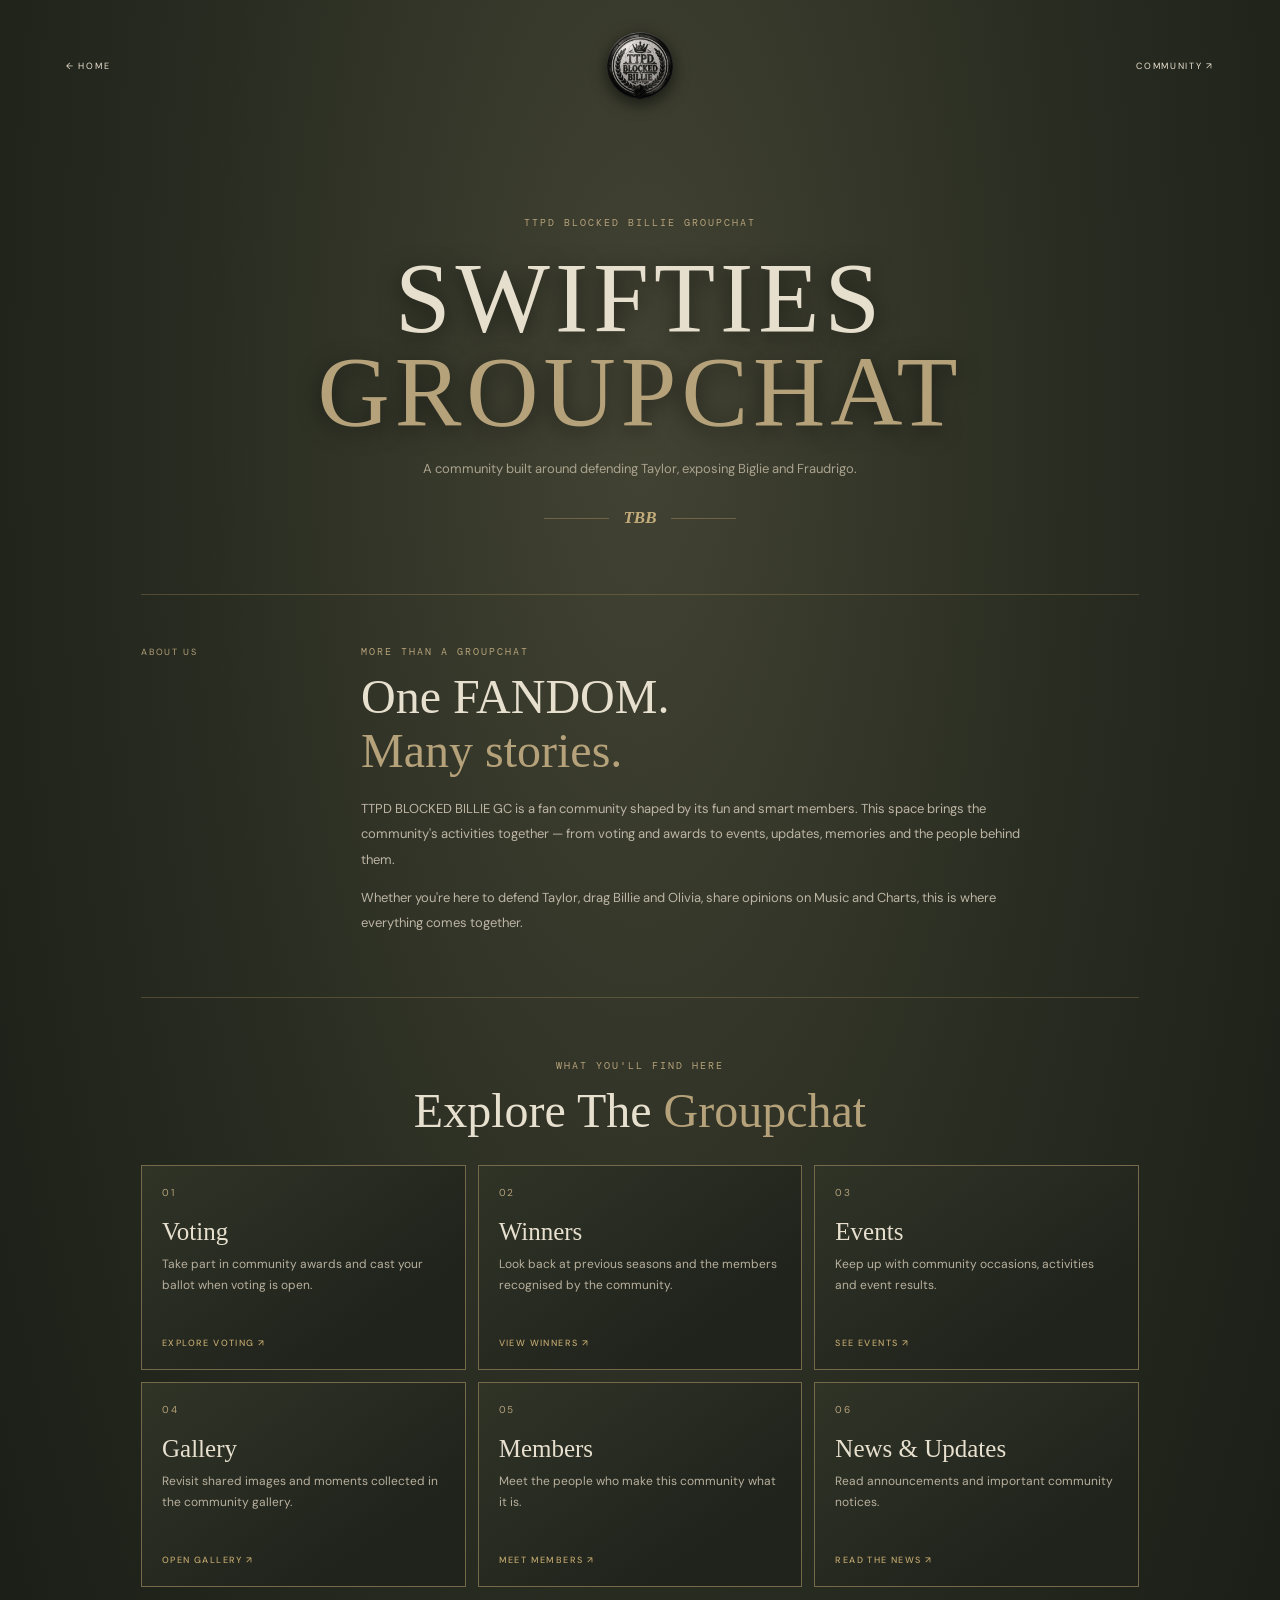
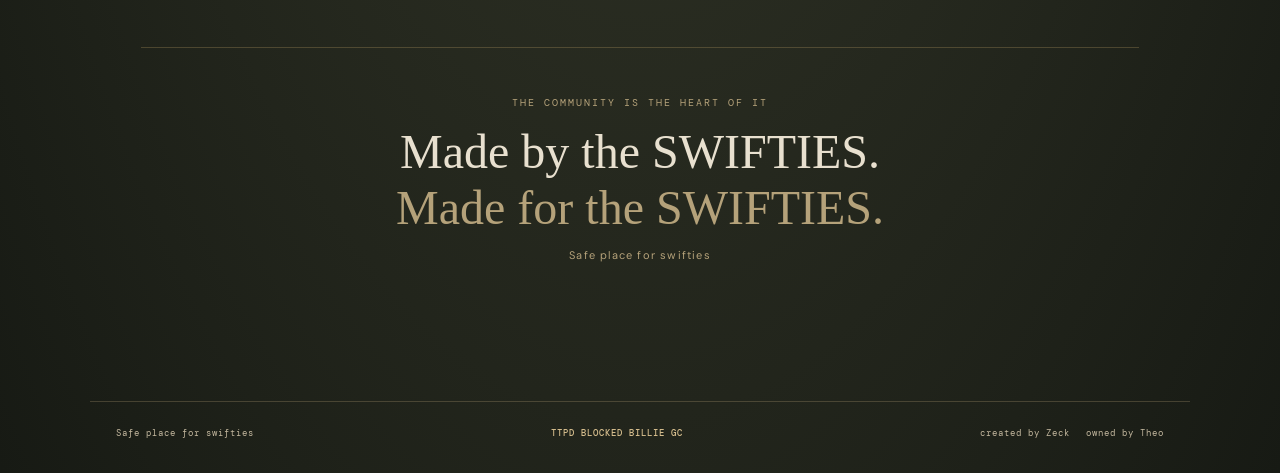
<file: about.html>
<!doctype html>
<html lang="en">
<head>
  <meta charset="utf-8">
  <meta name="viewport" content="width=device-width, initial-scale=1">
  <meta name="description" content="About TTPD BLOCKED BILLIE GC.">
  <title>About Us — TTPD BLOCKED BILLIE</title>
  <link rel="stylesheet" href="styles.css">
  <link rel="stylesheet" href="homepage-preview.css">
  <link rel="stylesheet" href="about-page.css">
</head>
<body class="home-preview about-preview">
  <header class="home-topbar">
    <a class="back-home" href="index.html">← HOME</a>
    <a class="home-emblem" href="index.html" aria-label="TTPD BLOCKED BILLIE home"><img src="site-logo.png" alt="TTPD BLOCKED BILLIE logo" onerror="this.style.display='none';this.parentElement.parentElement.classList.add('logo-not-added')"><span class="logo-fallback">ADD LOGO</span></a>
    <a class="voting-top-link" href="members.html">COMMUNITY ↗</a>
  </header>

  <main class="about-shell">
    <section class="about-hero">
      <div class="home-kicker">TTPD BLOCKED BILLIE GROUPCHAT</div>
      <h1>SWIFTIES<br><em>GROUPCHAT</em></h1>
      <p class="about-lead">A community built around defending Taylor, exposing Biglie and Fraudrigo.</p>
      <div class="about-ornament"><span></span><b>TBB</b><span></span></div>
    </section>

    <section class="about-intro">
      <div class="about-side-label">ABOUT US</div>
      <div class="about-copy">
        <span class="home-kicker">MORE THAN A GROUPCHAT</span>
        <h2>One FANDOM.<br><em>Many stories.</em></h2>
        <p>TTPD BLOCKED BILLIE GC is a fan community shaped by its fun and smart members. This space brings the community's activities together — from voting and awards to events, updates, memories and the people behind them.</p>
        <p>Whether you're here to defend Taylor, drag Billie and Olivia, share opinions on Music and Charts, this is where everything comes together.</p>
      </div>
    </section>

    <section class="about-values">
      <div class="about-values-heading">
        <span class="home-kicker">WHAT YOU'LL FIND HERE</span>
        <h2>Explore The <em>Groupchat</em></h2>
      </div>
      <div class="about-value-grid">
        <a class="about-value-card" href="voting.html"><span>01</span><h3>Voting</h3><p>Take part in community awards and cast your ballot when voting is open.</p><b>EXPLORE VOTING ↗</b></a>
        <a class="about-value-card" href="winners.html"><span>02</span><h3>Winners</h3><p>Look back at previous seasons and the members recognised by the community.</p><b>VIEW WINNERS ↗</b></a>
        <a class="about-value-card" href="events.html"><span>03</span><h3>Events</h3><p>Keep up with community occasions, activities and event results.</p><b>SEE EVENTS ↗</b></a>
        <a class="about-value-card" href="gallery.html"><span>04</span><h3>Gallery</h3><p>Revisit shared images and moments collected in the community gallery.</p><b>OPEN GALLERY ↗</b></a>
        <a class="about-value-card" href="members.html"><span>05</span><h3>Members</h3><p>Meet the people who make this community what it is.</p><b>MEET MEMBERS ↗</b></a>
        <a class="about-value-card" href="news.html"><span>06</span><h3>News & Updates</h3><p>Read announcements and important community notices.</p><b>READ THE NEWS ↗</b></a>
      </div>
    </section>

    <section class="about-signoff">
      <span class="home-kicker">THE COMMUNITY IS THE HEART OF IT</span>
      <h2>Made by the SWIFTIES.<br><em>Made for the SWIFTIES.</em></h2>
      <p>Safe place for swifties</p>
    </section>
  </main>

  <footer class="home-footer">
    <p>Safe place for swifties</p>
    <strong>TTPD BLOCKED BILLIE GC</strong>
    <div><span>created by Zeck</span><span>owned by Theo</span></div>
  </footer>
</body>
</html>
</file>
<file: styles.css>
@import url('https://fonts.googleapis.com/css2?family=DM+Mono:wght@400;500&family=DM+Sans:wght@400;500;600;700&family=Playfair+Display:ital,wght@0,600;0,700;1,600;1,700&display=swap');
:root{--ink:#211d1d;--paper:#f4f0e9;--pink:#e9b9c2;--red:#8c3446;--muted:#817777;--line:#d8cec5;--dark:#211d20;--cream:#f8f3ec}
*{box-sizing:border-box}html{scroll-behavior:smooth}body{margin:0;background:var(--paper);color:var(--ink);font-family:'DM Sans',sans-serif}a{color:inherit;text-decoration:none}.site-header{height:76px;padding:0 6vw;display:flex;align-items:center;justify-content:space-between;border-bottom:1px solid var(--line);background:rgba(244,240,233,.94);position:sticky;top:0;z-index:10;backdrop-filter:blur(12px)}.brand{display:flex;align-items:center;gap:12px;font-size:12px;font-weight:700;letter-spacing:.13em}.brand-mark{width:34px;height:34px;display:grid;place-items:center;background:var(--red);color:white;font-family:'Playfair Display';font-size:15px;border-radius:50%}nav{display:flex;gap:28px;font-size:12px;font-weight:600}nav a:hover{color:var(--red)}.admin-link{color:var(--red)}.menu-toggle{display:none;background:none;border:0;font-size:23px}.hero{padding:115px 10vw 100px;min-height:570px;background:linear-gradient(115deg,rgba(33,29,32,.94),rgba(69,38,47,.88)),radial-gradient(circle at 80% 20%,#a86b79,#211d20);color:var(--cream);position:relative;overflow:hidden}.hero:after{content:"TBB";position:absolute;right:6vw;bottom:-100px;font-family:'Playfair Display';font-size:360px;color:rgba(255,255,255,.035);font-weight:700}.eyebrow{font-family:'DM Mono',monospace;font-size:10px;letter-spacing:.18em;color:var(--red);font-weight:500}.hero .eyebrow{color:#e9b9c2}.hero h1{font-family:'Playfair Display',serif;font-size:clamp(48px,7vw,92px);line-height:.98;max-width:900px;margin:25px 0}.hero h1 em{color:var(--pink);font-weight:600}.hero p{font-size:16px;line-height:1.7;max-width:520px;color:#e0d6d3}.hero-actions{display:flex;gap:12px;margin-top:32px}.button{border:0;padding:13px 20px;font:600 12px 'DM Sans';letter-spacing:.04em;cursor:pointer;display:inline-flex;align-items:center;justify-content:center}.button.primary{background:var(--red);color:white}.button.primary:hover{background:#6f2738}.button.secondary{border:1px solid var(--line);background:transparent;color:inherit}.hero .button.secondary{border-color:#89747a;color:white}.button.small{padding:9px 13px}.hero-note{margin-top:55px;color:#b9a9a8;font:10px 'DM Mono';letter-spacing:.08em}.section{padding:85px 10vw;border-bottom:1px solid var(--line)}.section-heading{display:flex;justify-content:space-between;align-items:end;gap:20px}.section h2{font:600 clamp(34px,4vw,52px) 'Playfair Display';margin:12px 0 0}.section-aside{font:10px 'DM Mono';color:var(--muted);letter-spacing:.08em}.section-intro{color:var(--muted);font-size:14px;line-height:1.7;max-width:650px;margin:17px 0 32px}.category-grid{display:grid;grid-template-columns:repeat(2,minmax(0,1fr));gap:14px;margin-bottom:22px}.category-card{padding:23px;background:#fffaf5;border:1px solid var(--line)}.category-card h3{font:600 21px 'Playfair Display';margin:0 0 15px}.nominee{display:flex;align-items:center;gap:10px;padding:10px 0;border-top:1px solid #eee5dd;font-size:13px;cursor:pointer}.nominee input{accent-color:var(--red)}.fine-print{font-size:10px;color:var(--muted);line-height:1.6;max-width:760px;margin-top:18px}.form-message{font-size:12px;color:var(--red);min-height:18px}.notice{padding:16px;background:#f0e2e3;color:#722d3d;font-size:13px}.hidden{display:none!important}.dark-section{background:var(--dark);color:var(--cream);border:0}.dark-section .eyebrow{color:var(--pink)}.dark-section .section-intro,.dark-section .section-aside{color:#b9adae}.event-grid{display:grid;grid-template-columns:repeat(3,minmax(0,1fr));gap:15px}.event-card{border:1px solid #55464a;padding:22px;background:#2b2529}.event-card h3{font:600 23px 'Playfair Display';margin:0 0 8px}.event-card p{color:#c5b7b7;font-size:12px}.event-card ul{padding-left:18px;font-size:12px;line-height:1.9}.member-grid{display:grid;grid-template-columns:repeat(3,minmax(0,1fr));gap:15px}.member-card{background:#fffaf5;border:1px solid var(--line);padding:22px;min-height:150px}.member-top{display:flex;align-items:center;gap:13px}.avatar{width:48px;height:48px;border-radius:50%;object-fit:cover;background:#e8d6d7;display:grid;place-items:center;color:var(--red);font:20px 'Playfair Display'}.member-card h3{font:600 20px 'Playfair Display';margin:0}.handle{font:10px 'DM Mono';color:var(--red);margin-top:4px}.member-card p{font-size:12px;color:var(--muted);line-height:1.6}.newsletter-section{display:grid;grid-template-columns:.9fr 1.1fr;gap:8vw;background:#eadfe0}.newsletter-section .section-intro{max-width:400px}.announcement-list{display:grid;gap:12px}.announcement{padding:19px 21px;background:#f8f3ec;border-left:3px solid var(--red)}.announcement time{font:10px 'DM Mono';color:var(--red)}.announcement h3{font:600 20px 'Playfair Display';margin:7px 0}.announcement p{font-size:12px;line-height:1.7;color:#655b5b;white-space:pre-wrap}.admin-section{background:#eee7df}.admin-panel{margin-top:25px;padding:25px;background:#faf7f1;border:1px solid var(--line)}.login-form{display:flex;gap:10px;flex-wrap:wrap}.admin-panel input,.admin-panel select,.admin-panel textarea{width:100%;padding:11px;border:1px solid var(--line);background:#fffdf9;font:12px 'DM Sans';margin:5px 0}.login-form input{width:auto;min-width:220px}.admin-grid{display:grid;grid-template-columns:repeat(2,minmax(0,1fr));gap:14px;margin-top:20px}.admin-card{padding:18px;background:white;border:1px solid var(--line)}.admin-card h3{font:600 19px 'Playfair Display';margin:0 0 12px}.admin-card form{display:grid;gap:5px}.admin-card textarea{min-height:90px;resize:vertical}.switch-line{display:flex;gap:10px;align-items:center;font-size:12px;margin:15px 0}.switch-line input{width:auto}.admin-top{display:flex;align-items:center;justify-content:space-between}footer{padding:25px 10vw;display:flex;justify-content:space-between;font:10px 'DM Mono';letter-spacing:.1em;color:var(--muted)}.muted{color:var(--muted);font-size:13px}
@media(max-width:760px){.site-header{padding:0 5vw}.menu-toggle{display:block}nav{display:none;position:absolute;top:75px;left:0;right:0;padding:20px 6vw;background:var(--paper);border-bottom:1px solid var(--line);flex-direction:column;gap:17px}nav.open{display:flex}.hero{padding:90px 7vw 75px;min-height:500px}.hero:after{font-size:200px;bottom:-45px}.section{padding:65px 7vw}.category-grid,.event-grid,.member-grid,.admin-grid,.newsletter-section{grid-template-columns:1fr}.section-heading{align-items:start;flex-direction:column;gap:10px}.login-form{display:grid}.login-form input{width:100%}footer{padding:22px 7vw;gap:12px;flex-direction:column}}
</file>
<file: homepage-preview.css>
@import url('https://fonts.googleapis.com/css2?family=DM+Mono:wght@400;500&family=DM+Sans:wght@400;500;600;700&family=Playfair+Display:ital,wght@0,500;0,600;1,500;1,600&display=swap');
:root{--olive:#292d22;--olive2:#34382a;--charcoal:#171914;--bronze:#a58d5c;--gold:#c0a66e;--cream:#e8e0cf;--muted:#aaa38f;--line:#76694a}
*{box-sizing:border-box}html{scroll-behavior:smooth}body.home-preview{margin:0;background:var(--charcoal);color:var(--cream);font-family:'DM Sans',sans-serif}body.home-preview a{color:inherit;text-decoration:none}body.home-preview button,body.home-preview input,body.home-preview textarea,body.home-preview select{font:inherit}.home-topbar{height:82px;max-width:1200px;margin:auto;padding:0 26px;display:flex;align-items:center;justify-content:space-between;position:relative;z-index:10}.home-emblem{position:absolute;left:50%;transform:translateX(-50%);display:grid;place-items:center;width:48px;height:48px;border:1px solid var(--gold);border-radius:50%;color:var(--gold);font:italic 17px Georgia,serif;letter-spacing:1px}.emblem-ring{display:grid;place-items:center;width:39px;height:39px;border:1px solid #a58d5c66;border-radius:50%}.back-home,.voting-top-link,.topbar-actions a{color:#c4b58f;font-size:9px;letter-spacing:1.7px}.topbar-actions{display:flex;gap:20px}.news-bell{border:1px solid #a58d5c77;background:#ffffff08;color:var(--gold);width:34px;height:34px;border-radius:50%;cursor:pointer}.home-shell{max-width:1100px;margin:auto;padding:18px 26px 72px}.home-intro{text-align:center;padding:28px 0 36px}.home-kicker{color:#b5a27a;font:10px 'DM Mono',monospace;letter-spacing:2px}.home-intro h1{font:500 clamp(55px,10vw,112px)/.9 Georgia,serif;letter-spacing:5px;margin:18px 0 13px;color:#e8e0cf;text-shadow:0 5px 28px #0008}.home-intro h1 span{color:#b5a27a}.home-intro p{color:var(--muted);font-size:13px;letter-spacing:1px}.home-up-next{display:grid;grid-template-columns:1.1fr .9fr;gap:25px;padding:25px 28px;margin:0 0 28px;background:linear-gradient(130deg,#34382a,#22251d);border:1px solid #8c7951;box-shadow:0 12px 30px #0003}.up-next-copy h2{font:500 32px Georgia,serif;margin:10px 0;color:#e8e0cf}.up-next-copy p{color:#bdb5a4;font-size:12px;line-height:1.7}.up-next-date{color:#c0a66e;font:11px 'DM Mono';letter-spacing:1px;margin:12px 0}.text-link{display:inline-block;color:#c0a66e;font:10px 'DM Mono';letter-spacing:1.3px;margin-top:8px}.home-countdown-wrap{border-left:1px solid #a58d5c55;padding-left:25px;display:flex;flex-direction:column;justify-content:center}.home-countdown-clock{display:flex;gap:10px;flex-wrap:wrap;margin-top:15px}.home-countdown-clock>div{min-width:55px;padding:10px 8px;text-align:center;background:#17191488;border:1px solid #76694a}.home-countdown-clock strong{display:block;color:#e8e0cf;font:24px Georgia,serif}.home-countdown-clock span{display:block;color:#b5a27a;font-size:8px;letter-spacing:1px}.home-event-list{margin:26px 0 30px}.home-section-label{display:flex;justify-content:space-between;color:#b5a27a;font:9px 'DM Mono';letter-spacing:1.5px;margin-bottom:12px}.home-events-grid{display:grid;grid-template-columns:repeat(3,minmax(0,1fr));gap:10px}.home-events-grid .event-card{padding:14px;background:#24271e;border:1px solid #665b41}.home-events-grid .event-card h3{font:19px Georgia,serif;color:#e8e0cf}.home-events-grid .event-card p{color:#aaa38f;font-size:11px;line-height:1.6}.home-photo-strip{display:grid;grid-template-columns:repeat(3,1fr);gap:9px;margin:30px 0 34px}.photo-tile{height:112px;display:flex;flex-direction:column;align-items:center;justify-content:center;gap:5px;border:1px solid #8a7956;background:linear-gradient(135deg,#4a4a35,#25291f);color:#d9cba9;letter-spacing:2px;font-size:9px}.photo-tile strong{font:20px Georgia,serif;letter-spacing:1px}.tile-two{background:linear-gradient(135deg,#3a3a31,#252720)}.tile-three{background:linear-gradient(135deg,#484033,#27251e)}.home-card-grid{display:grid;grid-template-columns:1fr 1fr 1fr;grid-template-rows:repeat(2,145px);gap:12px}.home-nav-card{position:relative;display:flex;flex-direction:column;justify-content:space-between;padding:20px;border:1px solid #76694a;background:linear-gradient(145deg,#303427,#20231c);transition:transform .2s,border-color .2s}.home-nav-card:hover{transform:translateY(-3px);border-color:#c0a66e}.home-nav-card span{color:#b5a27a;font:9px 'DM Mono';letter-spacing:1px}.home-nav-card strong{color:#e8e0cf;font:500 25px Georgia,serif;letter-spacing:1px}.home-nav-card i{position:absolute;right:18px;bottom:17px;color:#c0a66e;font-style:normal}.card-voting{grid-column:1/-1}.card-gallery{grid-row:span 2;grid-column:1}.card-about{grid-column:2}.card-admin{grid-column:3}.news-panel{position:fixed;z-index:20;top:0;left:0;bottom:0;width:min(440px,92vw);padding:25px;background:#20231c;border-right:1px solid #8c7951;box-shadow:15px 0 40px #0008;transform:translateX(-110%);transition:transform .25s;overflow:auto}.news-panel.open{transform:translateX(0)}.news-panel-head{display:flex;justify-content:space-between;align-items:center;margin-bottom:20px}.news-panel-head h2{font:23px Georgia,serif}.news-panel-head button{background:none;border:0;color:#d8c9a7;font-size:28px}.announcement-list{display:grid;gap:10px}.announcement{padding:15px;background:#2d3025;border-left:2px solid var(--bronze)}.announcement time{color:#b5a27a;font:9px 'DM Mono'}.announcement h3{font:19px Georgia,serif;margin:7px 0}.announcement p{color:#c1b9a7;font-size:12px;line-height:1.7;white-space:pre-line}.pinned-news-ticker{overflow:hidden;border:1px solid #9e885b77;background:#b49b6820;color:#dfd0aa}.pinned-news-track{display:flex;width:max-content;gap:48px;padding:11px 16px;animation:newsTicker 28s linear infinite}.pinned-news-track span{font-size:10px;letter-spacing:1.5px;text-transform:uppercase;white-space:nowrap}@keyframes newsTicker{to{transform:translateX(-50%)}}.home-footer{max-width:1100px;margin:auto;padding:25px 26px 34px;border-top:1px solid #76694a55;display:flex;align-items:center;justify-content:space-between;gap:14px;color:#aaa38f;font:9px 'DM Mono';letter-spacing:1px}.home-footer p{margin:0}.home-footer strong{color:#c0a66e;font-weight:500}.home-footer div{display:flex;gap:16px}.hidden{display:none!important}.muted{color:#aaa38f;font-size:12px;line-height:1.6}
@media(max-width:700px){.home-topbar{padding:0 15px;height:70px}.home-shell{padding:10px 15px 50px}.home-intro{padding:22px 0 30px}.home-intro h1{letter-spacing:2px}.home-up-next{grid-template-columns:1fr;padding:19px}.home-countdown-wrap{border-left:0;border-top:1px solid #a58d5c55;padding:17px 0 0}.home-events-grid{grid-template-columns:1fr}.home-card-grid{grid-template-columns:1fr 1fr;grid-template-rows:repeat(4,125px)}.card-voting{grid-column:1/-1}.card-gallery{grid-row:span 2;grid-column:1}.card-about{grid-column:2;grid-row:3}.card-admin{grid-column:2;grid-row:4}.home-footer{padding:22px 15px;flex-direction:column;text-align:center}.home-footer div{justify-content:center}.home-photo-strip .photo-tile{height:90px}.photo-tile strong{font-size:14px}.topbar-actions{gap:10px}.topbar-actions a{font-size:8px}}

/* Stage 19 visual corrections */
.home-emblem{width:64px;height:64px;border:0;background:transparent;box-shadow:none}
.home-emblem img{display:block;width:64px;height:64px;object-fit:contain;filter:drop-shadow(0 3px 7px #0009)}
.topbar-actions{gap:12px}
.topbar-actions a{display:inline-flex;align-items:center;justify-content:center;min-width:100px;min-height:38px;padding:0 17px;border:1px solid #a58d5c;border-radius:999px;background:linear-gradient(145deg,#34382a,#1b1e17);box-shadow:inset 0 1px #ffffff12,0 4px 12px #0005;color:#e8e0cf;font-size:10px;letter-spacing:1.5px}
.topbar-actions a:hover{border-color:#e0c58a;background:#494533}
.home-photo-strip{display:none!important}
.home-up-next{display:grid!important;grid-template-columns:1.1fr .9fr;gap:25px;margin:26px 0 34px;padding:24px 28px;background:linear-gradient(130deg,#34382a,#22251d);border:1px solid #8c7951}
.home-countdown-clock>div{min-width:76px;padding:12px 9px}
.home-countdown-clock strong{font-size:29px}
.home-card-grid{display:grid;grid-template-columns:1fr 1fr;grid-template-rows:150px 150px 150px;grid-template-areas:"vote vote" "winners events" "gallery about" "gallery admin";gap:12px}
.home-nav-card{min-height:145px}
.card-voting{grid-area:vote}
.card-winners{grid-area:winners}
.card-events{grid-area:events}
.card-gallery{grid-area:gallery;grid-column:auto;grid-row:auto}
.card-about{grid-area:about}
.card-admin{grid-area:admin}
.winners-hub-options{display:grid;grid-template-columns:repeat(2,minmax(0,1fr));gap:18px;max-width:900px;margin:0 auto 60px}
.winners-hub-card{min-height:220px;padding:26px;display:flex;flex-direction:column;justify-content:space-between;border:1px solid #8c7951;background:linear-gradient(145deg,#34382a,#20231c);box-shadow:0 12px 28px #0004;transition:transform .2s,border-color .2s}
.winners-hub-card:hover{transform:translateY(-4px);border-color:#d0b77e}
.winners-hub-card span{font:10px 'DM Mono',monospace;letter-spacing:1.5px;color:#c0a66e}
.winners-hub-card strong{font:500 clamp(22px,3vw,32px) Georgia,serif;color:#e8e0cf}
.winners-hub-card small{font-size:12px;color:#aaa38f;line-height:1.6}
@media(max-width:700px){
 .home-topbar{padding:0 14px}.home-emblem,.home-emblem img{width:52px;height:52px}
 .topbar-actions{gap:6px}.topbar-actions a{min-width:76px;padding:0 10px;font-size:8px}
 .home-up-next{grid-template-columns:1fr;padding:19px}.home-countdown-wrap{border-left:0;border-top:1px solid #a58d5c55;padding:16px 0 0}
 .home-card-grid{grid-template-columns:1fr 1fr;grid-template-rows:125px 125px 145px 125px;grid-template-areas:"vote vote" "winners events" "gallery about" "gallery admin";gap:8px}
 .home-nav-card{padding:13px}.home-nav-card strong{font-size:19px}
 .winners-hub-options{grid-template-columns:1fr}
}

/* Stage 20 — reference palette and exact card placement */
body.home-preview{
  --charcoal:#202319;--cream:#eee5d4;--gold:#c3a878;--bronze:#8e7650;--muted:#b7ad99;
  background:
    radial-gradient(ellipse at 50% 20%,#424333 0%,#292c21 48%,#171a14 100%);
  color:var(--cream);
}
.home-intro h1{color:#f0e6d5;text-shadow:0 5px 22px #0009}
.home-up-next{
  background:linear-gradient(135deg,#414333,#292c20 62%,#202319);
  border:1px solid #9c8964;box-shadow:inset 0 1px #ffffff12,0 15px 34px #0006;
  border-radius:22px;
}
.home-up-next .home-kicker,.home-countdown-clock span,.home-nav-card span{color:#d2bc91}
.home-countdown-clock>div{
  background:linear-gradient(145deg,#414333,#24271d);
  border:1px solid #9a8967;border-radius:13px;box-shadow:inset 0 1px #ffffff18,0 6px 14px #0005;
}
.home-countdown-clock strong{color:#f1e8d9}
.home-card-grid{
  display:grid;
  grid-template-columns:minmax(0,1fr) minmax(0,1fr);
  grid-template-rows:145px 145px 145px;
  grid-template-areas:
    "vote vote"
    "winners events"
    "gallery about"
    "gallery admin";
  gap:13px;
}
.home-nav-card{
  min-width:0;min-height:0;padding:20px 22px;border-radius:17px;
  border:1px solid #9b8966;color:#f2e8d7;
  box-shadow:inset 0 1px #ffffff18,0 9px 20px #0005;
}
.home-nav-card strong{color:#f1e7d7}
.home-nav-card span{color:#d7c29a}
.home-nav-card i{color:#f1dfbd}
.card-voting{grid-area:vote!important;grid-column:auto!important;grid-row:auto!important;background:linear-gradient(120deg,#641d2b,#3b101b 78%)}
.card-winners{grid-area:winners!important;grid-column:auto!important;grid-row:auto!important;background:linear-gradient(135deg,#173c63,#0c2340)}
.card-events{grid-area:events!important;grid-column:auto!important;grid-row:auto!important;background:linear-gradient(135deg,#1a4168,#0e2948)}
.card-gallery{grid-area:gallery!important;grid-column:auto!important;grid-row:auto!important;background:linear-gradient(145deg,#183f68,#0b2543)}
.card-about{grid-area:about!important;grid-column:auto!important;grid-row:auto!important;background:linear-gradient(135deg,#183b61,#102943)}
.card-admin{grid-area:admin!important;grid-column:auto!important;grid-row:auto!important;background:linear-gradient(135deg,#173756,#0d233b)}
.home-nav-card:hover{transform:translateY(-3px);border-color:#e0c58d;filter:brightness(1.12)}
.topbar-actions a{
  background:linear-gradient(145deg,#494a38,#24271d);border-color:#b29a6c;color:#f0e6d5;
  box-shadow:inset 0 1px #ffffff22,0 5px 13px #0006;
}
.home-emblem{width:68px;height:68px;border:0;border-radius:0;background:transparent}
.home-emblem img{width:68px;height:68px;object-fit:contain;filter:drop-shadow(0 5px 8px #0009)}
.home-footer{border-color:#9b896655;color:#c4b89f}
.home-footer strong{color:#d5bd8d}
@media(max-width:700px){
 .home-card-grid{
   grid-template-columns:minmax(0,1fr) minmax(0,1fr);
   grid-template-rows:120px 120px 140px 120px;
   grid-template-areas:"vote vote" "winners events" "gallery about" "gallery admin";
   gap:9px;
 }
 .home-nav-card{padding:14px;border-radius:13px}
 .home-nav-card strong{font-size:19px}
 .home-up-next{border-radius:17px}
}

.home-emblem{display:flex;align-items:center;justify-content:center}
.home-emblem img{display:block}
.home-emblem.logo-not-added{width:76px;height:58px;border:1px dashed #b29a6c;border-radius:8px;background:#282b20}
.home-emblem.logo-not-added .logo-fallback{display:block;color:#e0d2b5;font:9px "DM Mono",monospace;letter-spacing:1px}
.home-emblem .logo-fallback{display:none}

.local-preview-notice{max-width:1100px;margin:8px auto;padding:10px 16px;border:1px solid #b49a69;background:#4a3b26;color:#f2e6d2;font:11px "DM Mono",monospace;line-height:1.6}

/* Stage 21: precise navigation-card geometry and icon scale */
.home-card-grid{
 display:grid!important;
 grid-template-columns:minmax(0,1fr) minmax(0,1fr)!important;
 grid-template-rows:132px 132px 150px 132px!important;
 grid-template-areas:
  "vote vote"
  "winners events"
  "gallery about"
  "gallery admin"!important;
 gap:12px!important;
}
.home-nav-card{
 display:grid!important;
 grid-template-columns:76px minmax(0,1fr)!important;
 grid-template-rows:1fr auto!important;
 align-items:center!important;
 column-gap:16px!important;
 min-width:0!important;min-height:0!important;
 padding:18px 24px!important;
 border-radius:17px!important;
}
.home-nav-card>span{grid-column:1/-1;grid-row:1;align-self:start}
.home-nav-card>.nav-icon{grid-column:1;grid-row:1/3;align-self:center;justify-self:center;width:54px;height:54px;display:block;fill:none;stroke:#e7d8b9;stroke-width:2.5;stroke-linecap:round;stroke-linejoin:round;filter:drop-shadow(0 3px 3px #0008)}
.home-nav-card>strong{grid-column:2;grid-row:1/3;align-self:center;justify-self:start;font-size:clamp(20px,2.3vw,29px);line-height:1.05}
.home-nav-card>i{right:17px;bottom:14px}
.card-voting{grid-area:vote!important;background:linear-gradient(110deg,#651e2b,#3c101c 80%)!important}
.card-winners{grid-area:winners!important;background:linear-gradient(120deg,#15375d,#0b203b 85%)!important}
.card-events{grid-area:events!important;background:linear-gradient(120deg,#17436b,#0b2746 85%)!important}
.card-gallery{grid-area:gallery!important;background:linear-gradient(135deg,#163c64,#0b2542 85%)!important}
.card-about{grid-area:about!important;background:linear-gradient(120deg,#173d63,#0b2541 85%)!important}
.card-admin{grid-area:admin!important;background:linear-gradient(120deg,#15385b,#0b213b 85%)!important}
.card-voting>.nav-icon{width:58px;height:58px}
.home-emblem{width:118px!important;height:118px!important;top:50%;transform:translate(-50%,-50%)}
.home-emblem picture,.home-emblem img{display:block;width:100%;height:100%;object-fit:contain}
.home-emblem.logo-not-added{width:118px!important;height:78px!important;border:1px dashed #b29a6c;border-radius:10px;background:#282b20}
.home-emblem.logo-not-added .logo-fallback{display:block;color:#e0d2b5;font:10px "DM Mono",monospace;letter-spacing:1px}
.home-emblem .logo-fallback{display:none}
.home-intro{padding-top:10px!important;padding-bottom:28px!important}
.home-intro h1{font-size:clamp(42px,6vw,70px)!important;letter-spacing:3px!important;margin:8px 0 10px!important}
.home-topbar{height:132px!important}
.news-bell{width:48px!important;height:48px!important;display:grid;place-items:center;background:linear-gradient(145deg,#4b4a37,#25271e)!important;border:1px solid #b29a6c!important;border-radius:50%!important;box-shadow:0 5px 15px #0007!important}
.news-bell svg{width:24px;height:24px;fill:none;stroke:#e3d4b5;stroke-width:1.8;stroke-linecap:round;stroke-linejoin:round}
.floating-news{position:relative;z-index:12;width:min(100%,1200px);margin:0 auto 0;padding:0 18px;background:linear-gradient(90deg,#2c2d22,#494635,#2c2d22);border:0;border-top:1px solid #9b896655;border-bottom:1px solid #b29a6c88;color:#eadbbd;box-shadow:0 5px 14px #0004}
.floating-news .pinned-news-track{padding:9px 16px;gap:58px;animation-duration:24s}
.floating-news .pinned-news-track span{font:10px "DM Mono",monospace;letter-spacing:1.7px}
@media(max-width:700px){
 .home-topbar{height:105px!important;padding:0 12px!important}
 .home-emblem{width:86px!important;height:86px!important}
 .news-bell{width:40px!important;height:40px!important}
 .home-card-grid{grid-template-columns:minmax(0,1fr) minmax(0,1fr)!important;grid-template-rows:105px 105px 125px 105px!important;grid-template-areas:"vote vote" "winners events" "gallery about" "gallery admin"!important;gap:8px!important}
 .home-nav-card{grid-template-columns:48px minmax(0,1fr)!important;column-gap:8px!important;padding:12px!important;border-radius:13px!important}
 .home-nav-card>.nav-icon{width:38px;height:38px;stroke-width:2.4}
 .card-voting>.nav-icon{width:42px;height:42px}
 .home-nav-card>strong{font-size:clamp(15px,3.8vw,20px)!important;letter-spacing:.2px!important}
 .home-nav-card>span{font-size:7px!important;letter-spacing:.7px!important}
 .home-nav-card>i{right:9px;bottom:8px}
 .home-intro h1{font-size:clamp(36px,8vw,52px)!important}
}

/* Stage 22: use the user's uploaded logo file directly */
.home-emblem .uploaded-site-logo{
  display:block;
  width:100%;
  height:100%;
  max-width:100%;
  max-height:100%;
  object-fit:contain;
  border:0;
  background:transparent;
}
.home-emblem.logo-not-added .uploaded-site-logo{display:none}

/* Uploaded emblem asset: exact PNG filename, predictable sizing */
.home-emblem { display:flex; flex-direction:column; align-items:center; justify-content:center; }
.home-emblem .uploaded-site-logo,
.home-emblem > img { display:block; width:clamp(190px, 28vw, 330px); height:auto; max-height:310px; object-fit:contain; margin:0 auto; }
.home-emblem .logo-fallback { display:none; }
.home-emblem.logo-not-added .logo-fallback { display:block; }
.home-emblem.logo-not-added .uploaded-site-logo { display:none; }


/* Follow-up: keep the uploaded emblem correctly sized on every subpage. */
body.gallery-preview .home-topbar .home-emblem,
body.winners-preview .home-topbar .home-emblem,
body.voting-preview .home-topbar .home-emblem,
body.events-preview .home-topbar .home-emblem,
body.members-preview .home-topbar .home-emblem,
body.admins-preview .home-topbar .home-emblem,
body.news-preview .home-topbar .home-emblem,
body.about-preview .home-topbar .home-emblem,
body.admin-preview .home-topbar .home-emblem {
  width: 76px !important;
  height: 76px !important;
  min-width: 76px;
  max-width: 76px;
  top: 50%;
  transform: translate(-50%, -50%);
  overflow: visible;
}
body.gallery-preview .home-topbar .home-emblem img,
body.winners-preview .home-topbar .home-emblem img,
body.voting-preview .home-topbar .home-emblem img,
body.events-preview .home-topbar .home-emblem img,
body.members-preview .home-topbar .home-emblem img,
body.admins-preview .home-topbar .home-emblem img,
body.news-preview .home-topbar .home-emblem img,
body.about-preview .home-topbar .home-emblem img,
body.admin-preview .home-topbar .home-emblem img {
  width: 100% !important;
  height: 100% !important;
  max-height: 100% !important;
  object-fit: contain !important;
  margin: 0 !important;
}

/* Mobile-only homepage layout repair — desktop styling remains unchanged. */
@media (max-width: 700px) {
  .floating-news {
    width: 100%;
    max-width: 100%;
    overflow: hidden;
    margin: 0;
    padding: 0;
  }
  .floating-news .pinned-news-track {
    width: max-content;
    max-width: none;
    white-space: nowrap;
  }
  .home-topbar {
    position: relative !important;
    display: flex !important;
    align-items: flex-end !important;
    justify-content: space-between !important;
    width: 100%;
    height: 116px !important;
    min-height: 116px;
    padding: 0 14px 12px !important;
    margin: 0;
    gap: 8px;
  }
  .home-topbar .home-emblem {
    position: absolute !important;
    left: 50% !important;
    top: 5px !important;
    bottom: auto !important;
    width: 68px !important;
    height: 68px !important;
    min-width: 68px !important;
    max-width: 68px !important;
    margin: 0 !important;
    transform: translateX(-50%) !important;
    z-index: 3;
  }
  .home-topbar .home-emblem img,
  .home-topbar .home-emblem > img,
  .home-topbar .home-emblem .uploaded-site-logo {
    display: block !important;
    width: 100% !important;
    height: 100% !important;
    max-width: 100% !important;
    max-height: 100% !important;
    object-fit: contain !important;
    margin: 0 !important;
  }
  .home-topbar .news-bell {
    flex: 0 0 42px;
    width: 42px !important;
    height: 42px !important;
    margin: 0;
  }
  .home-topbar .topbar-actions {
    display: flex !important;
    flex: 0 1 auto;
    align-items: center;
    justify-content: flex-end;
    gap: 7px !important;
    margin-left: auto;
    min-width: 0;
  }
  .home-topbar .topbar-actions a {
    min-width: 0 !important;
    min-height: 36px !important;
    padding: 0 11px !important;
    white-space: nowrap;
    font-size: 8px !important;
    letter-spacing: 1px !important;
  }
  .home-shell {
    width: 100%;
    max-width: 100%;
    padding: 12px 14px 34px !important;
    margin: 0 auto;
  }
  .home-intro {
    padding: 16px 0 22px !important;
    text-align: center;
  }
  .home-intro h1 {
    font-size: clamp(36px, 10vw, 48px) !important;
    line-height: 1 !important;
    letter-spacing: 1.5px !important;
    margin: 8px 0 !important;
  }
  .home-intro p {
    margin: 7px 0 0;
    font-size: 11px;
  }
  .home-up-next {
    display: grid !important;
    grid-template-columns: minmax(0, 1fr) !important;
    width: 100%;
    min-width: 0;
    gap: 15px !important;
    margin: 0 0 18px !important;
    padding: 17px !important;
    border-radius: 16px !important;
  }
  .up-next-copy { min-width: 0; }
  .up-next-copy h2 {
    font-size: 23px !important;
    line-height: 1.15;
    overflow-wrap: anywhere;
  }
  .up-next-copy p {
    font-size: 11px;
    line-height: 1.55;
  }
  .home-countdown-wrap {
    display: block !important;
    min-width: 0;
    border-left: 0 !important;
    border-top: 1px solid #a58d5c66;
    padding: 13px 0 0 !important;
  }
  .home-countdown-clock {
    display: grid !important;
    grid-template-columns: repeat(4, minmax(0, 1fr));
    gap: 6px !important;
    width: 100%;
    margin-top: 10px !important;
  }
  .home-countdown-clock > div {
    min-width: 0 !important;
    padding: 9px 3px !important;
    border-radius: 10px;
  }
  .home-countdown-clock strong { font-size: 21px !important; }
  .home-countdown-clock span { font-size: 7px !important; letter-spacing: .6px; }
  .home-card-grid {
    display: grid !important;
    grid-template-columns: repeat(2, minmax(0, 1fr)) !important;
    grid-template-rows: 118px 132px 132px 118px !important;
    grid-template-areas:
      "vote vote"
      "winners events"
      "gallery about"
      "admin admin" !important;
    gap: 9px !important;
    width: 100%;
    min-width: 0;
    margin: 0 !important;
  }
  .home-nav-card {
    display: grid !important;
    grid-template-columns: 42px minmax(0, 1fr) !important;
    grid-template-rows: 18px minmax(0, 1fr) !important;
    align-items: center !important;
    column-gap: 9px !important;
    min-width: 0 !important;
    min-height: 0 !important;
    height: 100%;
    padding: 12px !important;
    border-radius: 13px !important;
    overflow: hidden;
  }
  .home-nav-card > span {
    grid-column: 1 / -1 !important;
    grid-row: 1 !important;
    align-self: start !important;
    font-size: 7px !important;
    letter-spacing: .8px !important;
    white-space: nowrap;
  }
  .home-nav-card > .nav-icon {
    grid-column: 1 !important;
    grid-row: 2 !important;
    align-self: center !important;
    justify-self: center !important;
    width: 36px !important;
    height: 36px !important;
    max-width: 100%;
  }
  .home-nav-card > strong {
    grid-column: 2 !important;
    grid-row: 2 !important;
    align-self: center !important;
    justify-self: start !important;
    min-width: 0;
    font-size: clamp(14px, 3.7vw, 18px) !important;
    line-height: 1.08 !important;
    letter-spacing: 0 !important;
    overflow-wrap: anywhere;
  }
  .home-nav-card > i {
    right: 9px !important;
    bottom: 7px !important;
    font-size: 12px;
  }
  .card-voting { grid-area: vote !important; }
  .card-winners { grid-area: winners !important; }
  .card-events { grid-area: events !important; }
  .card-gallery { grid-area: gallery !important; }
  .card-about { grid-area: about !important; }
  .card-admin { grid-area: admin !important; }
  .card-voting > .nav-icon { width: 42px !important; height: 42px !important; }
  .home-footer {
    width: 100%;
    padding: 22px 14px 28px !important;
    flex-direction: column !important;
    align-items: center !important;
    justify-content: center;
    gap: 12px !important;
    text-align: center;
    line-height: 1.6;
  }
  .home-footer div {
    display: flex;
    flex-wrap: wrap;
    justify-content: center;
    gap: 8px 14px !important;
  }
}

@media (max-width: 360px) {
  .home-topbar .topbar-actions a { padding: 0 8px !important; font-size: 7px !important; }
  .home-nav-card { padding: 10px !important; column-gap: 6px !important; }
  .home-nav-card > .nav-icon { width: 31px !important; height: 31px !important; }
  .home-nav-card > strong { font-size: 14px !important; }
}


/* FINAL mobile order: logo/bell -> GROUPCHAT -> Admins/Members ->
   countdown -> all six destination cards. */
@media (max-width:700px) {
  .home-topbar {
    height:88px !important;
    min-height:88px !important;
    padding:0 14px !important;
    display:block !important;
    position:relative !important;
  }
  .home-topbar .news-bell {
    position:absolute !important;
    left:14px !important;
    top:20px !important;
    width:42px !important;
    height:42px !important;
    z-index:6 !important;
  }
  .home-topbar .home-emblem {
    position:absolute !important;
    left:50% !important;
    top:8px !important;
    bottom:auto !important;
    width:70px !important;
    height:70px !important;
    transform:translateX(-50%) !important;
    z-index:5 !important;
  }
  .home-topbar .topbar-actions { display:none !important; }

  .home-shell {
    display:flex !important;
    flex-direction:column !important;
    align-items:stretch !important;
    width:100% !important;
    max-width:100% !important;
    padding:8px 14px 30px !important;
    gap:0 !important;
  }
  .home-intro {
    display:block !important;
    order:1 !important;
    width:100% !important;
    padding:8px 0 10px !important;
    margin:0 !important;
    text-align:center !important;
  }
  .home-intro .home-kicker { font-size:8px !important; }
  .home-intro h1 {
    display:block !important;
    margin:7px 0 !important;
    font-size:clamp(38px,10vw,48px) !important;
    line-height:1 !important;
    letter-spacing:1.5px !important;
  }
  .home-intro p { display:block !important; margin:5px 0 0 !important; font-size:10px !important; }

  .home-community-actions {
    display:flex !important;
    order:2 !important;
    position:static !important;
    width:100% !important;
    flex:0 0 auto !important;
    justify-content:center !important;
    align-items:center !important;
    gap:12px !important;
    margin:8px 0 16px !important;
  }
  .home-community-actions a {
    display:flex !important;
    align-items:center !important;
    justify-content:center !important;
    min-width:112px !important;
    min-height:40px !important;
    padding:0 16px !important;
    border:1px solid #a58d5c !important;
    border-radius:999px !important;
    background:linear-gradient(145deg,#34382a,#1b1e17) !important;
    color:#e0d2b5 !important;
    font-size:9px !important;
    letter-spacing:1.3px !important;
    white-space:nowrap !important;
  }

  .home-up-next {
    display:grid !important;
    order:3 !important;
    position:static !important;
    inset:auto !important;
    float:none !important;
    clear:both !important;
    transform:none !important;
    grid-template-columns:minmax(0,1fr) !important;
    width:100% !important;
    min-width:0 !important;
    height:auto !important;
    min-height:0 !important;
    margin:0 0 16px !important;
    padding:16px !important;
    gap:10px !important;
    border-radius:15px !important;
    box-sizing:border-box !important;
    z-index:auto !important;
  }
  .up-next-copy { display:block !important; min-width:0 !important; }
  .up-next-copy h2 { font-size:23px !important; line-height:1.15 !important; margin:8px 0 !important; }
  .up-next-copy p { font-size:11px !important; line-height:1.5 !important; }
  .up-next-date { margin:8px 0 !important; font-size:10px !important; }
  .home-countdown-wrap {
    display:flex !important;
    flex-direction:column !important;
    min-width:0 !important;
    border-left:0 !important;
    border-top:1px solid #a58d5c66 !important;
    padding:11px 0 0 !important;
  }
  .home-countdown-clock {
    display:grid !important;
    grid-template-columns:repeat(4,minmax(0,1fr)) !important;
    gap:6px !important;
    width:100% !important;
    margin-top:8px !important;
  }
  .home-countdown-clock > div {
    display:block !important;
    min-width:0 !important;
    padding:8px 2px !important;
    text-align:center !important;
    box-sizing:border-box !important;
  }
  .home-countdown-clock strong { display:block !important; font-size:20px !important; }
  .home-countdown-clock span { display:block !important; font-size:7px !important; }

  .home-card-grid {
    display:grid !important;
    order:4 !important;
    position:static !important;
    inset:auto !important;
    float:none !important;
    clear:both !important;
    transform:none !important;
    grid-template-columns:repeat(2,minmax(0,1fr)) !important;
    grid-template-rows:112px 124px 124px 112px !important;
    grid-template-areas:"vote vote" "winners events" "gallery about" "admin admin" !important;
    gap:9px !important;
    width:100% !important;
    min-width:0 !important;
    height:auto !important;
    margin:0 !important;
    z-index:auto !important;
  }
  .home-nav-card {
    position:relative !important;
    display:grid !important;
    grid-template-columns:40px minmax(0,1fr) !important;
    grid-template-rows:17px minmax(0,1fr) !important;
    align-items:center !important;
    column-gap:9px !important;
    width:auto !important;
    height:100% !important;
    min-height:0 !important;
    box-sizing:border-box !important;
    padding:11px !important;
    overflow:hidden !important;
  }
  .home-nav-card > span { grid-column:1/-1 !important; grid-row:1 !important; font-size:7px !important; white-space:nowrap !important; }
  .home-nav-card > .nav-icon { grid-column:1 !important; grid-row:2 !important; width:35px !important; height:35px !important; }
  .home-nav-card > strong { grid-column:2 !important; grid-row:2 !important; font-size:clamp(14px,3.7vw,18px) !important; line-height:1.08 !important; overflow-wrap:anywhere !important; }
  .home-nav-card > i { right:8px !important; bottom:6px !important; }
  .card-voting { grid-area:vote !important; }
  .card-winners { grid-area:winners !important; }
  .card-events { grid-area:events !important; }
  .card-gallery { grid-area:gallery !important; }
  .card-about { grid-area:about !important; }
  .card-admin { grid-area:admin !important; }
  .home-footer { margin-top:0 !important; }
}
@media (max-width: 700px) {
  .home-card-grid {
    background: transparent !important;
  }

  .home-shell {
    background: #25281f !important;
  }
}
/* MOBILE — ADMINS & MEMBERS SECTION */
@media (max-width: 700px) {

  /* Change the entire section background */
  .home-community-actions {
    background: #25281f !important;
    background-color: #25281f !important;
    padding: 24px 12px !important;
    margin: 8px 0 16px !important;
    border: 1px solid #8b7952 !important;
    border-radius: 0 !important;
    box-shadow: none !important;
    gap: 16px !important;
  }

  /* ADMINS — maroon */
  .home-community-actions a:first-child {
    background: linear-gradient(135deg, #702536, #3b1020) !important;
    border: 1px solid #a58d68 !important;
    color: #eee2c9 !important;
  }

  /* MEMBERS — dark blue */
  .home-community-actions a:last-child {
    background: linear-gradient(135deg, #183c60, #0b2039) !important;
    border: 1px solid #a58d68 !important;
    color: #eee2c9 !important;
  }

  /* Keep both buttons consistent */
  .home-community-actions a {
    min-width: 145px !important;
    min-height: 58px !important;
    border-radius: 14px !important;
    font-size: 11px !important;
    font-weight: 600 !important;
    letter-spacing: 2px !important;
    box-shadow: 0 8px 20px rgba(0,0,0,.25) !important;
  }
}
/* HOMEPAGE — LOGO & GROUPCHAT SIZE */
@media (max-width: 700px) {

  /* Enlarge the homepage logo */
  .home-topbar .home-emblem {
    width: 100px !important;
    height: 100px !important;
    max-width: 100px !important;
    max-height: 100px !important;
    top: 0px !important;
    left: 50% !important;
    transform: translateX(-50%) !important;
    z-index: 10 !important;
  }

  .home-topbar .home-emblem img,
  .home-topbar .uploaded-site-logo {
    width: 100% !important;
    height: 100% !important;
    max-width: 100% !important;
    max-height: 100% !important;
    object-fit: contain !important;
  }

  /* Make GROUPCHAT smaller */
  .home-intro h1 {
    font-size: clamp(42px, 10vw, 58px) !important;
    letter-spacing: 1px !important;
    line-height: 1 !important;
    margin-top: 8px !important;
  }

}
</file>
<file: about-page.css>
/* About Us page — matching olive / bronze community identity. */
.about-preview { background:radial-gradient(ellipse at 50% 0%,rgba(173,150,103,.16),transparent 44%),#171914; }
.about-shell { max-width:1050px; margin:0 auto; padding:30px 26px 80px; }
.about-hero { text-align:center; padding:54px 0 66px; }
.about-hero h1 { color:#e7dfcd; font:500 clamp(54px,9vw,100px)/.94 Georgia,serif; letter-spacing:5px; margin:22px 0 18px; text-shadow:0 4px 22px #0008; }
.about-hero h1 em,.about-copy h2 em,.about-values-heading h2 em,.about-signoff h2 em { color:#b5a27a; font-style:normal; }
.about-lead { color:#aaa38f; font-size:13px; line-height:1.8; max-width:490px; margin:0 auto; }
.about-ornament { display:flex; align-items:center; justify-content:center; gap:14px; margin:28px auto 0; color:#c4ad7d; font:italic 17px Georgia,serif; }
.about-ornament span { width:65px; height:1px; background:#a58d5c77; }
.about-intro { display:grid; grid-template-columns:180px 1fr; gap:40px; border-top:1px solid #a58d5c55; border-bottom:1px solid #a58d5c55; padding:44px 0 48px; }
.about-side-label { color:#b5a27a; font-size:9px; letter-spacing:1.8px; padding-top:7px; }
.about-copy { max-width:680px; }
.about-copy h2,.about-values-heading h2 { color:#e8e0cf; font:500 clamp(32px,5vw,48px)/1.12 Georgia,serif; margin:10px 0 18px; }
.about-copy p { color:#bdb5a4; font-size:13px; line-height:1.95; margin:0 0 13px; }
.about-values { padding:55px 0 60px; }
.about-values-heading { text-align:center; margin-bottom:28px; }
.about-values-heading h2 { margin-bottom:0; }
.about-value-grid { display:grid; grid-template-columns:repeat(3,minmax(0,1fr)); gap:12px; }
.about-value-card { display:flex; flex-direction:column; min-height:205px; padding:20px; text-decoration:none; background:linear-gradient(145deg,#303427,#20231c 75%); border:1px solid #76694a; transition:transform .2s ease,border-color .2s ease; }
.about-value-card:hover { transform:translateY(-3px); border-color:#c0a66e; }
.about-value-card span { color:#b5a27a; font-size:10px; letter-spacing:1.5px; }
.about-value-card h3 { color:#e8e0cf; font:500 25px Georgia,serif; margin:19px 0 8px; }
.about-value-card p { color:#b8b09e; font-size:12px; line-height:1.75; margin:0 0 18px; }
.about-value-card b { color:#c0a66e; font-size:9px; letter-spacing:1.4px; font-weight:500; margin-top:auto; }
.about-signoff { text-align:center; padding:42px 15px 48px; border-top:1px solid #a58d5c55; }
.about-signoff h2 { color:#e8e0cf; font:500 clamp(32px,5vw,48px)/1.15 Georgia,serif; margin:13px 0; }
.about-signoff p { color:#b5a27a; font-size:11px; letter-spacing:1.2px; }
@media(max-width:700px) {
 .about-shell { padding:20px 15px 55px; }
 .about-hero { padding:40px 0 48px; }
 .about-hero h1 { letter-spacing:2px; }
 .about-intro { grid-template-columns:1fr; gap:16px; padding:30px 0 34px; }
 .about-value-grid { grid-template-columns:repeat(2,minmax(0,1fr)); }
 .about-value-card { min-height:205px; padding:15px; }
}
@media(max-width:430px) { .about-value-grid { grid-template-columns:1fr; } .about-value-card { min-height:170px; } }
</file>
